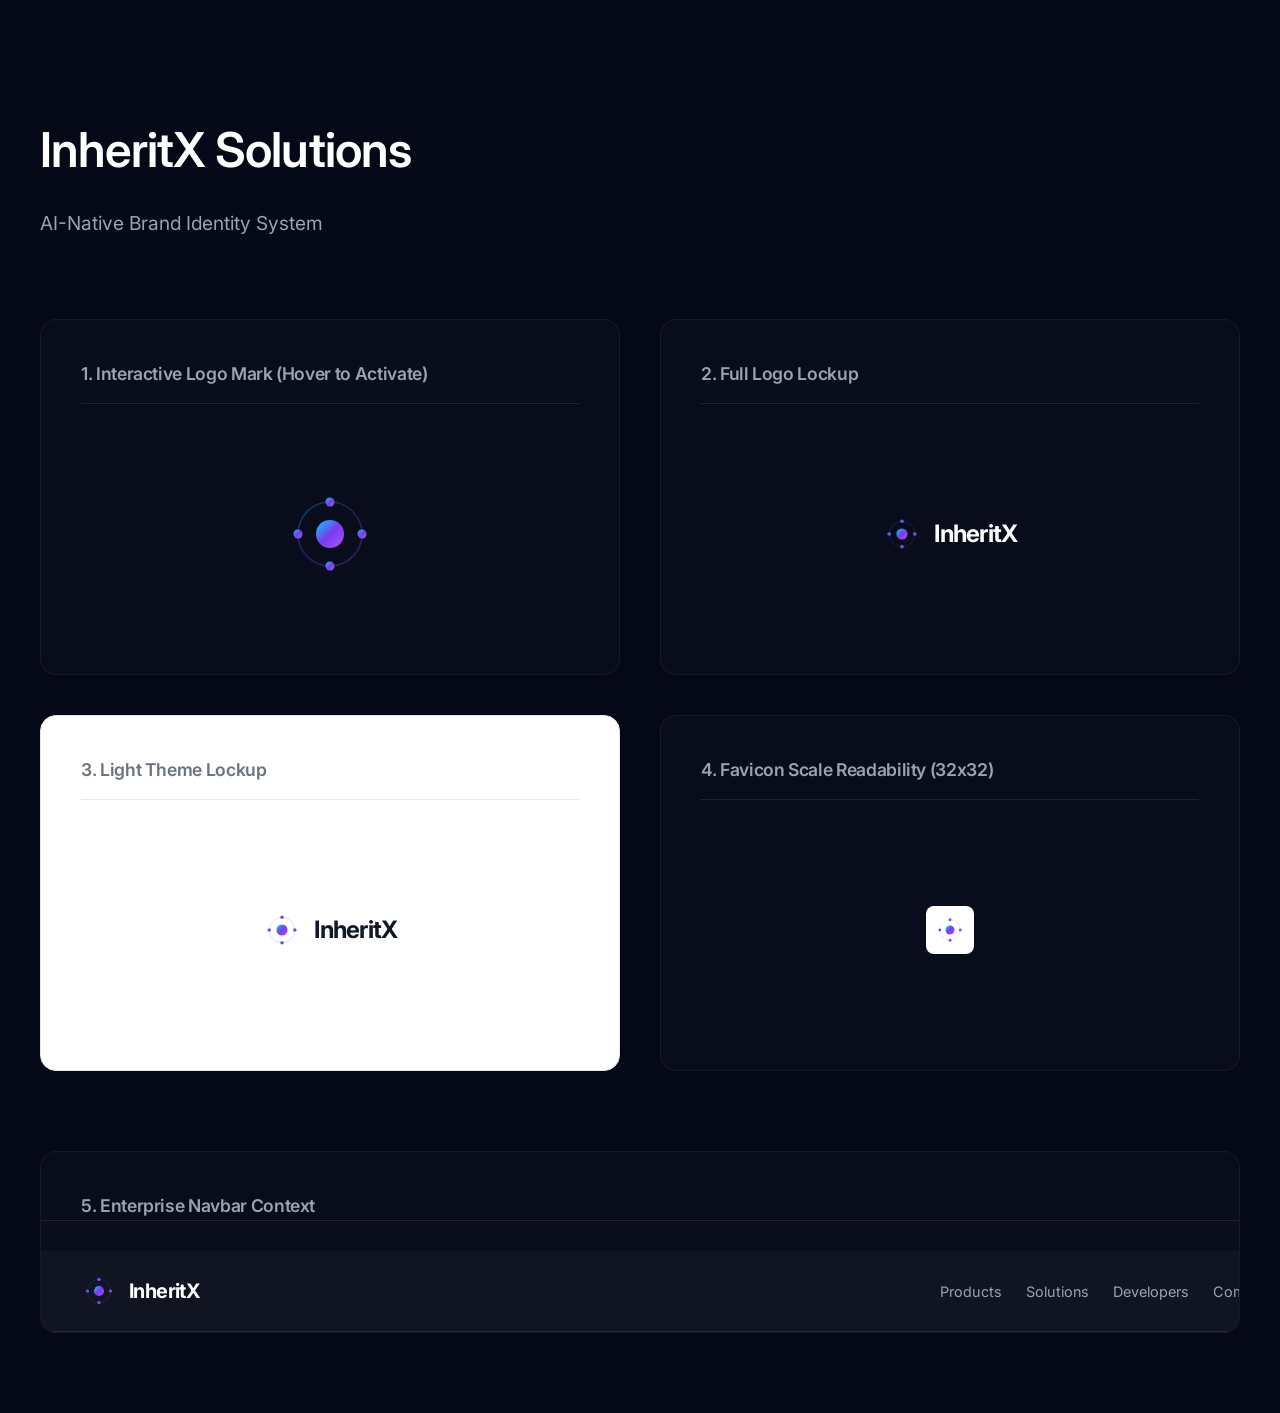
<file: brand_presentation.html>
<!DOCTYPE html>
<html lang="en">
<head>
    <meta charset="UTF-8">
    <meta name="viewport" content="width=device-width, initial-scale=1.0">
    <title>InheritX Solutions - AI-Native Brand Identity</title>
    <style>
        @import url('https://fonts.googleapis.com/css2?family=Inter:wght@300;400;500;600;700&display=swap');
        
        :root {
            --bg-deep: #050816;
            --bg-light: #ffffff;
            --text-dark: #ffffff;
            --text-light: #111827;
            --font-main: 'Inter', sans-serif;
        }

        body {
            margin: 0;
            padding: 0;
            font-family: var(--font-main);
            background-color: var(--bg-deep);
            color: var(--text-dark);
            line-height: 1.6;
        }

        .container {
            max-width: 1200px;
            margin: 0 auto;
            padding: 80px 40px;
        }
        
        /* Typography */
        h1, h2, h3 { font-weight: 600; letter-spacing: -0.02em; }
        h1 { font-size: 3rem; margin-bottom: 10px; }
        .subtitle { color: #9ca3af; font-size: 1.2rem; margin-bottom: 80px; }
        
        /* Grid Layout */
        .presentation-grid {
            display: grid;
            grid-template-columns: repeat(2, 1fr);
            gap: 40px;
            margin-bottom: 80px;
        }

        .presentation-card {
            background: rgba(255,255,255,0.02);
            border: 1px solid rgba(255,255,255,0.05);
            border-radius: 16px;
            padding: 40px;
            display: flex;
            flex-direction: column;
        }

        .presentation-card h3 {
            margin-top: 0;
            font-size: 1.1rem;
            color: #9ca3af;
            margin-bottom: 30px;
            border-bottom: 1px solid rgba(255,255,255,0.1);
            padding-bottom: 15px;
        }

        .card-content {
            display: flex;
            justify-content: center;
            align-items: center;
            flex-grow: 1;
            min-height: 200px;
        }
        
        /* Light Theme Override */
        .theme-light {
            background: var(--bg-light);
            border: 1px solid #e5e7eb;
        }
        .theme-light h3 { color: #6b7280; border-bottom-color: #e5e7eb; }

        /* The SVG Animation Core CSS */
        .inx-logo-svg {
            cursor: pointer;
            overflow: visible;
        }
        
        .inx-logo-svg .logo-core {
            fill: url(#inx-grad);
            transition: all 0.8s cubic-bezier(0.4, 0, 0.2, 1);
        }

        .inx-logo-svg .logo-ring {
            stroke: url(#inx-grad);
            stroke-width: 1.5;
            fill: none;
            opacity: 0.3;
            transition: all 0.8s cubic-bezier(0.4, 0, 0.2, 1);
        }

        .inx-logo-svg .logo-nodes {
            transform-origin: 50px 50px;
            transition: all 0.8s cubic-bezier(0.4, 0, 0.2, 1);
        }

        .inx-logo-svg .logo-nodes circle {
            fill: url(#inx-grad);
            transition: all 0.8s cubic-bezier(0.4, 0, 0.2, 1);
        }

        .inx-logo-svg .logo-connections line {
            stroke: url(#inx-grad);
            stroke-width: 1.5;
            stroke-dasharray: 40;
            stroke-dashoffset: 40;
            opacity: 0;
            transition: all 0.8s cubic-bezier(0.4, 0, 0.2, 1);
        }

        /* Hover States for Logo */
        .inx-logo-container {
            display: inline-flex;
            align-items: center;
            gap: 12px;
        }

        /* Target the SVG when container is hovered to allow lockups to work */
        .inx-logo-container:hover .inx-logo-svg .logo-core {
            transform-origin: 50px 50px;
            transform: scale(1.15);
            filter: drop-shadow(0 0 12px rgba(124, 58, 237, 0.8));
        }

        .inx-logo-container:hover .inx-logo-svg .logo-ring {
            opacity: 0.8;
            filter: drop-shadow(0 0 6px rgba(0, 212, 255, 0.5));
        }

        .inx-logo-container:hover .inx-logo-svg .logo-nodes {
            transform: rotate(25deg);
        }

        .inx-logo-container:hover .inx-logo-svg .logo-connections line {
            stroke-dashoffset: 0;
            opacity: 0.8;
        }

        /* Typography Lockup */
        .inx-logo-text {
            font-family: var(--font-main);
            font-weight: 700;
            font-size: 24px;
            letter-spacing: -0.03em;
            color: #ffffff;
            line-height: 1;
        }
        
        .theme-light .inx-logo-text {
            color: #111827;
        }
        
        .favicon-preview {
            width: 32px;
            height: 32px;
            display: flex;
            justify-content: center;
            align-items: center;
            background: #ffffff;
            border-radius: 8px;
            padding: 8px;
        }

        .navbar-preview {
            width: 100%;
            height: 80px;
            background: rgba(255,255,255,0.03);
            border-bottom: 1px solid rgba(255,255,255,0.1);
            display: flex;
            align-items: center;
            padding: 0 40px;
            justify-content: space-between;
        }

        .navbar-links {
            display: flex;
            gap: 24px;
            color: #9ca3af;
            font-size: 0.9rem;
        }
    </style>
</head>
<body>
    <div class="container">
        <h1>InheritX Solutions</h1>
        <p class="subtitle">AI-Native Brand Identity System</p>

        <!-- Keep SVG Defs up here to be reused -->
        <svg width="0" height="0" style="position:absolute">
            <defs>
                <linearGradient id="inx-grad" x1="0%" y1="0%" x2="100%" y2="100%">
                    <stop offset="0%" stop-color="#00D4FF" />
                    <stop offset="50%" stop-color="#7C3AED" />
                    <stop offset="100%" stop-color="#A855F7" />
                </linearGradient>
            </defs>
        </svg>

        <div class="presentation-grid">
            
            <!-- 1. Logo Mark -->
            <div class="presentation-card">
                <h3>1. Interactive Logo Mark (Hover to Activate)</h3>
                <div class="card-content">
                    <div class="inx-logo-container">
                        <svg class="inx-logo-svg" viewBox="0 0 100 100" width="100" height="100">
                            <!-- Orbit Ring -->
                            <circle cx="50" cy="50" r="32" class="logo-ring" />
                            <!-- Connections -->
                            <g class="logo-connections">
                                <line x1="50" y1="50" x2="50" y2="18" />
                                <line x1="50" y1="50" x2="82" y2="50" />
                                <line x1="50" y1="50" x2="50" y2="82" />
                                <line x1="50" y1="50" x2="18" y2="50" />
                            </g>
                            <!-- Core -->
                            <circle cx="50" cy="50" r="14" class="logo-core" />
                            <!-- Nodes -->
                            <g class="logo-nodes">
                                <circle cx="50" cy="18" r="4.5" />
                                <circle cx="82" cy="50" r="4.5" />
                                <circle cx="50" cy="82" r="4.5" />
                                <circle cx="18" cy="50" r="4.5" />
                            </g>
                        </svg>
                    </div>
                </div>
            </div>

            <!-- 2. Full Lockup -->
            <div class="presentation-card">
                <h3>2. Full Logo Lockup</h3>
                <div class="card-content">
                    <div class="inx-logo-container">
                        <svg class="inx-logo-svg" viewBox="0 0 100 100" width="40" height="40">
                            <circle cx="50" cy="50" r="32" class="logo-ring" />
                            <g class="logo-connections">
                                <line x1="50" y1="50" x2="50" y2="18" />
                                <line x1="50" y1="50" x2="82" y2="50" />
                                <line x1="50" y1="50" x2="50" y2="82" />
                                <line x1="50" y1="50" x2="18" y2="50" />
                            </g>
                            <circle cx="50" cy="50" r="14" class="logo-core" />
                            <g class="logo-nodes">
                                <circle cx="50" cy="18" r="4.5" />
                                <circle cx="82" cy="50" r="4.5" />
                                <circle cx="50" cy="82" r="4.5" />
                                <circle cx="18" cy="50" r="4.5" />
                            </g>
                        </svg>
                        <span class="inx-logo-text">InheritX</span>
                    </div>
                </div>
            </div>

            <!-- 3. Light Theme -->
            <div class="presentation-card theme-light">
                <h3>3. Light Theme Lockup</h3>
                <div class="card-content">
                    <div class="inx-logo-container">
                        <svg class="inx-logo-svg" viewBox="0 0 100 100" width="40" height="40">
                            <circle cx="50" cy="50" r="32" class="logo-ring" />
                            <g class="logo-connections">
                                <line x1="50" y1="50" x2="50" y2="18" />
                                <line x1="50" y1="50" x2="82" y2="50" />
                                <line x1="50" y1="50" x2="50" y2="82" />
                                <line x1="50" y1="50" x2="18" y2="50" />
                            </g>
                            <circle cx="50" cy="50" r="14" class="logo-core" />
                            <g class="logo-nodes">
                                <circle cx="50" cy="18" r="4.5" />
                                <circle cx="82" cy="50" r="4.5" />
                                <circle cx="50" cy="82" r="4.5" />
                                <circle cx="18" cy="50" r="4.5" />
                            </g>
                        </svg>
                        <span class="inx-logo-text">InheritX</span>
                    </div>
                </div>
            </div>
            
            <!-- 4. Favicon (32x32) -->
            <div class="presentation-card">
                <h3>4. Favicon Scale Readability (32x32)</h3>
                <div class="card-content">
                    <div class="favicon-preview">
                        <svg class="inx-logo-svg" viewBox="0 0 100 100" width="32" height="32">
                            <circle cx="50" cy="50" r="32" class="logo-ring" />
                            <g class="logo-connections">
                                <line x1="50" y1="50" x2="50" y2="18" />
                                <line x1="50" y1="50" x2="82" y2="50" />
                                <line x1="50" y1="50" x2="50" y2="82" />
                                <line x1="50" y1="50" x2="18" y2="50" />
                            </g>
                            <circle cx="50" cy="50" r="14" class="logo-core" />
                            <g class="logo-nodes">
                                <circle cx="50" cy="18" r="4.5" />
                                <circle cx="82" cy="50" r="4.5" />
                                <circle cx="50" cy="82" r="4.5" />
                                <circle cx="18" cy="50" r="4.5" />
                            </g>
                        </svg>
                    </div>
                </div>
            </div>
        </div>

        <!-- 5. Navbar Integration -->
        <div class="presentation-card" style="padding: 0; overflow: hidden;">
            <h3 style="padding: 40px 40px 0;">5. Enterprise Navbar Context</h3>
            <div class="navbar-preview">
                <div class="inx-logo-container">
                    <svg class="inx-logo-svg" viewBox="0 0 100 100" width="36" height="36">
                        <circle cx="50" cy="50" r="32" class="logo-ring" />
                        <g class="logo-connections">
                            <line x1="50" y1="50" x2="50" y2="18" />
                            <line x1="50" y1="50" x2="82" y2="50" />
                            <line x1="50" y1="50" x2="50" y2="82" />
                            <line x1="50" y1="50" x2="18" y2="50" />
                        </g>
                        <circle cx="50" cy="50" r="14" class="logo-core" />
                        <g class="logo-nodes">
                            <circle cx="50" cy="18" r="4.5" />
                            <circle cx="82" cy="50" r="4.5" />
                            <circle cx="50" cy="82" r="4.5" />
                            <circle cx="18" cy="50" r="4.5" />
                        </g>
                    </svg>
                    <span class="inx-logo-text" style="font-size: 20px;">InheritX</span>
                </div>
                <div class="navbar-links">
                    <span>Products</span>
                    <span>Solutions</span>
                    <span>Developers</span>
                    <span>Company</span>
                </div>
            </div>
        </div>

    </div>
</body>
</html>
</file>
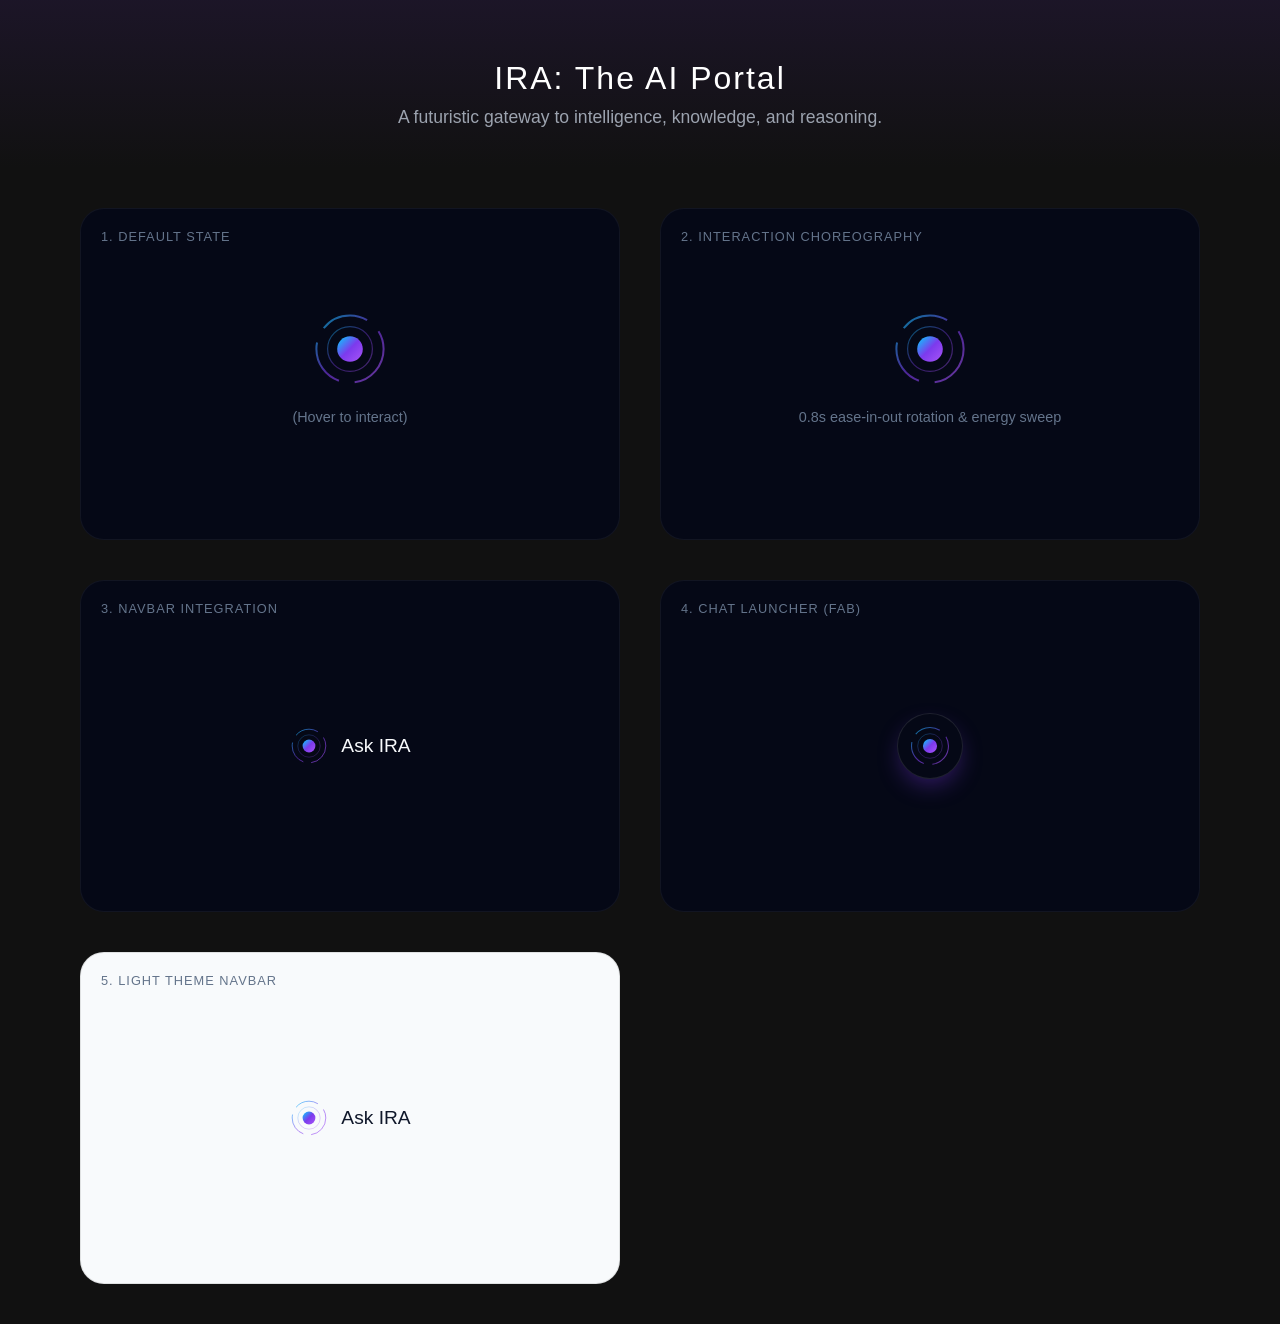
<file: ira_presentation.html>
<!DOCTYPE html>
<html lang="en">
<head>
    <meta charset="UTF-8">
    <meta name="viewport" content="width=device-width, initial-scale=1.0">
    <title>IRA "AI Portal" Identity</title>
    <style>
        /* 
         * Presentation Base Styles
         */
        :root {
            --bg-dark: #050816;
            --bg-light: #f8fafc;
            --text-dark: #f8fafc;
            --text-light: #0f172a;
            --cyan: #00D4FF;
            --violet: #7C3AED;
            --purple: #A855F7;
        }

        body {
            font-family: 'Inter', -apple-system, sans-serif;
            margin: 0;
            padding: 0;
            background-color: #111;
            color: #fff;
            display: flex;
            flex-direction: column;
            align-items: center;
        }

        .presentation-header {
            text-align: center;
            padding: 60px 20px 40px;
            width: 100%;
            background: linear-gradient(180deg, rgba(124, 58, 237, 0.1) 0%, #111 100%);
        }

        .presentation-header h1 {
            font-weight: 300;
            letter-spacing: 2px;
            margin: 0 0 10px;
        }

        .presentation-header p {
            color: #9ca3af;
            font-size: 1.1rem;
            max-width: 600px;
            margin: 0 auto;
        }

        .grid {
            display: grid;
            grid-template-columns: repeat(auto-fit, minmax(350px, 1fr));
            gap: 40px;
            width: 100%;
            max-width: 1200px;
            padding: 40px;
            box-sizing: border-box;
        }

        .card {
            background: #1a1c29;
            border: 1px solid rgba(255,255,255,0.05);
            border-radius: 24px;
            padding: 40px;
            display: flex;
            flex-direction: column;
            align-items: center;
            justify-content: center;
            position: relative;
            overflow: hidden;
            min-height: 250px;
        }

        .card-light {
            background: var(--bg-light);
            border-color: rgba(0,0,0,0.1);
        }
        .card-dark {
            background: var(--bg-dark);
        }

        .card-label {
            position: absolute;
            top: 20px;
            left: 20px;
            font-size: 0.8rem;
            text-transform: uppercase;
            letter-spacing: 1px;
            color: #64748b;
        }

        /* 
         * AI Portal CSS (Mirrored from main stylesheet)
         */
        .ira-icon-wrapper {
            position: relative;
            width: 40px;
            height: 40px;
            display: flex;
            justify-content: center;
            align-items: center;
            cursor: pointer;
        }

        .ira-portal-svg {
            overflow: visible;
        }

        .ira-portal-group {
            transform-origin: 50px 50px;
            transition: all 0.8s cubic-bezier(0.4, 0, 0.2, 1);
        }

        .ira-portal-core {
            fill: url(#inx-grad);
            transition: all 0.8s cubic-bezier(0.4, 0, 0.2, 1);
            transform-origin: 50px 50px;
        }

        .ira-portal-inner {
            stroke: url(#inx-grad);
            stroke-width: 1.5;
            fill: none;
            opacity: 0.4;
            transition: all 0.8s cubic-bezier(0.4, 0, 0.2, 1);
        }

        .ira-portal-outer {
            stroke: url(#inx-grad);
            stroke-width: 2.5;
            fill: none;
            opacity: 0.6;
            stroke-dasharray: 60 20;
            stroke-dashoffset: 0;
            transition: all 0.8s cubic-bezier(0.4, 0, 0.2, 1);
            transform-origin: 50px 50px;
        }

        .ira-portal-particle {
            fill: url(#inx-grad);
            opacity: 0;
            transform: scale(0.5);
            transition: all 0.8s cubic-bezier(0.4, 0, 0.2, 1);
            transform-origin: 50px 50px;
        }

        /* Hover Interactions */
        .ira-hover-target:hover .ira-portal-core {
            transform: scale(1.15);
            filter: drop-shadow(0 0 12px rgba(124, 58, 237, 0.8));
        }

        .ira-hover-target:hover .ira-portal-outer {
            opacity: 1;
            transform: rotate(20deg);
            stroke-dashoffset: -40;
            filter: drop-shadow(0 0 8px rgba(0, 212, 255, 0.6));
        }

        .ira-hover-target:hover .ira-portal-inner {
            opacity: 0.8;
        }

        .ira-hover-target:hover .ira-portal-particle {
            opacity: 1;
            transform: scale(1);
            filter: drop-shadow(0 0 4px rgba(0, 212, 255, 0.8));
        }

        /* Layout Specifics */
        .navbar-lockup {
            display: flex;
            align-items: center;
            gap: 12px;
            font-size: 1.2rem;
            font-weight: 500;
            color: var(--text-dark);
        }
        .card-light .navbar-lockup {
            color: var(--text-light);
        }

        .launcher-button {
            width: 64px;
            height: 64px;
            border-radius: 50%;
            background: var(--bg-dark);
            border: 1px solid rgba(255,255,255,0.1);
            box-shadow: 0 10px 25px -5px rgba(124, 58, 237, 0.4);
            display: flex;
            justify-content: center;
            align-items: center;
        }
        
        /* Auto-hover animation for the "Hover State" card */
        @keyframes auto-hover-core {
            0%, 100% { transform: scale(1); filter: drop-shadow(0 0 0 transparent); }
            50% { transform: scale(1.15); filter: drop-shadow(0 0 12px rgba(124, 58, 237, 0.8)); }
        }
        @keyframes auto-hover-outer {
            0%, 100% { transform: rotate(0deg); stroke-dashoffset: 0; opacity: 0.6; filter: drop-shadow(0 0 0 transparent); }
            50% { transform: rotate(20deg); stroke-dashoffset: -40; opacity: 1; filter: drop-shadow(0 0 8px rgba(0, 212, 255, 0.6)); }
        }
        @keyframes auto-hover-inner {
            0%, 100% { opacity: 0.4; }
            50% { opacity: 0.8; }
        }
        @keyframes auto-hover-particle {
            0%, 100% { opacity: 0; transform: scale(0.5); filter: drop-shadow(0 0 0 transparent); }
            50% { opacity: 1; transform: scale(1); filter: drop-shadow(0 0 4px rgba(0, 212, 255, 0.8)); }
        }

        .auto-animating .ira-portal-core { animation: auto-hover-core 3s infinite cubic-bezier(0.4, 0, 0.2, 1); }
        .auto-animating .ira-portal-outer { animation: auto-hover-outer 3s infinite cubic-bezier(0.4, 0, 0.2, 1); }
        .auto-animating .ira-portal-inner { animation: auto-hover-inner 3s infinite cubic-bezier(0.4, 0, 0.2, 1); }
        .auto-animating .ira-portal-particle { animation: auto-hover-particle 3s infinite cubic-bezier(0.4, 0, 0.2, 1); }

    </style>
</head>
<body>

    <!-- Shared Gradient Def -->
    <svg style="width:0; height:0; position:absolute;">
        <defs>
            <linearGradient id="inx-grad" x1="0%" y1="0%" x2="100%" y2="100%">
                <stop offset="0%" stop-color="#00D4FF" />
                <stop offset="50%" stop-color="#7C3AED" />
                <stop offset="100%" stop-color="#A855F7" />
            </linearGradient>
        </defs>
    </svg>

    <div class="presentation-header">
        <h1>IRA: The AI Portal</h1>
        <p>A futuristic gateway to intelligence, knowledge, and reasoning.</p>
    </div>

    <div class="grid">

        <!-- 1. Default State -->
        <div class="card card-dark">
            <span class="card-label">1. Default State</span>
            <div class="ira-icon-wrapper ira-hover-target" style="width: 80px; height: 80px;">
                <svg class="ira-portal-svg" viewBox="0 0 100 100" width="80" height="80">
                    <g class="ira-portal-group">
                        <circle cx="50" cy="50" r="28" class="ira-portal-inner" />
                        <circle cx="50" cy="50" r="42" class="ira-portal-outer" />
                        <circle cx="50" cy="8" r="4" class="ira-portal-particle" />
                        <circle cx="86.3" cy="71" r="3" class="ira-portal-particle" />
                        <circle cx="13.7" cy="71" r="3.5" class="ira-portal-particle" />
                    </g>
                    <circle cx="50" cy="50" r="16" class="ira-portal-core" />
                </svg>
            </div>
            <p style="margin-top:20px; color:#64748b; font-size:0.9rem;">(Hover to interact)</p>
        </div>

        <!-- 2. Hover State (Auto-animating) -->
        <div class="card card-dark">
            <span class="card-label">2. Interaction Choreography</span>
            <div class="ira-icon-wrapper auto-animating" style="width: 80px; height: 80px;">
                <svg class="ira-portal-svg" viewBox="0 0 100 100" width="80" height="80">
                    <g class="ira-portal-group">
                        <circle cx="50" cy="50" r="28" class="ira-portal-inner" />
                        <circle cx="50" cy="50" r="42" class="ira-portal-outer" />
                        <circle cx="50" cy="8" r="4" class="ira-portal-particle" />
                        <circle cx="86.3" cy="71" r="3" class="ira-portal-particle" />
                        <circle cx="13.7" cy="71" r="3.5" class="ira-portal-particle" />
                    </g>
                    <circle cx="50" cy="50" r="16" class="ira-portal-core" />
                </svg>
            </div>
            <p style="margin-top:20px; color:#64748b; font-size:0.9rem;">0.8s ease-in-out rotation & energy sweep</p>
        </div>

        <!-- 3. Navbar Version -->
        <div class="card card-dark">
            <span class="card-label">3. Navbar Integration</span>
            <div class="navbar-lockup ira-hover-target">
                <div class="ira-icon-wrapper">
                    <svg class="ira-portal-svg" viewBox="0 0 100 100" width="40" height="40">
                        <g class="ira-portal-group">
                            <circle cx="50" cy="50" r="28" class="ira-portal-inner" />
                            <circle cx="50" cy="50" r="42" class="ira-portal-outer" />
                            <circle cx="50" cy="8" r="4" class="ira-portal-particle" />
                            <circle cx="86.3" cy="71" r="3" class="ira-portal-particle" />
                            <circle cx="13.7" cy="71" r="3.5" class="ira-portal-particle" />
                        </g>
                        <circle cx="50" cy="50" r="16" class="ira-portal-core" />
                    </svg>
                </div>
                <span>Ask IRA</span>
            </div>
        </div>

        <!-- 4. Chat Launcher -->
        <div class="card card-dark">
            <span class="card-label">4. Chat Launcher (FAB)</span>
            <div class="launcher-button ira-hover-target">
                <div class="ira-icon-wrapper" style="width: 44px; height: 44px;">
                    <svg class="ira-portal-svg" viewBox="0 0 100 100" width="44" height="44">
                        <g class="ira-portal-group">
                            <circle cx="50" cy="50" r="28" class="ira-portal-inner" />
                            <circle cx="50" cy="50" r="42" class="ira-portal-outer" />
                            <circle cx="50" cy="8" r="4" class="ira-portal-particle" />
                            <circle cx="86.3" cy="71" r="3" class="ira-portal-particle" />
                            <circle cx="13.7" cy="71" r="3.5" class="ira-portal-particle" />
                        </g>
                        <circle cx="50" cy="50" r="16" class="ira-portal-core" />
                    </svg>
                </div>
            </div>
        </div>

        <!-- 5. Light Theme -->
        <div class="card card-light">
            <span class="card-label">5. Light Theme Navbar</span>
            <div class="navbar-lockup ira-hover-target">
                <div class="ira-icon-wrapper">
                    <svg class="ira-portal-svg" viewBox="0 0 100 100" width="40" height="40">
                        <g class="ira-portal-group">
                            <circle cx="50" cy="50" r="28" class="ira-portal-inner" />
                            <circle cx="50" cy="50" r="42" class="ira-portal-outer" />
                            <circle cx="50" cy="8" r="4" class="ira-portal-particle" />
                            <circle cx="86.3" cy="71" r="3" class="ira-portal-particle" />
                            <circle cx="13.7" cy="71" r="3.5" class="ira-portal-particle" />
                        </g>
                        <circle cx="50" cy="50" r="16" class="ira-portal-core" />
                    </svg>
                </div>
                <span>Ask IRA</span>
            </div>
        </div>

    </div>

</body>
</html>
</file>
